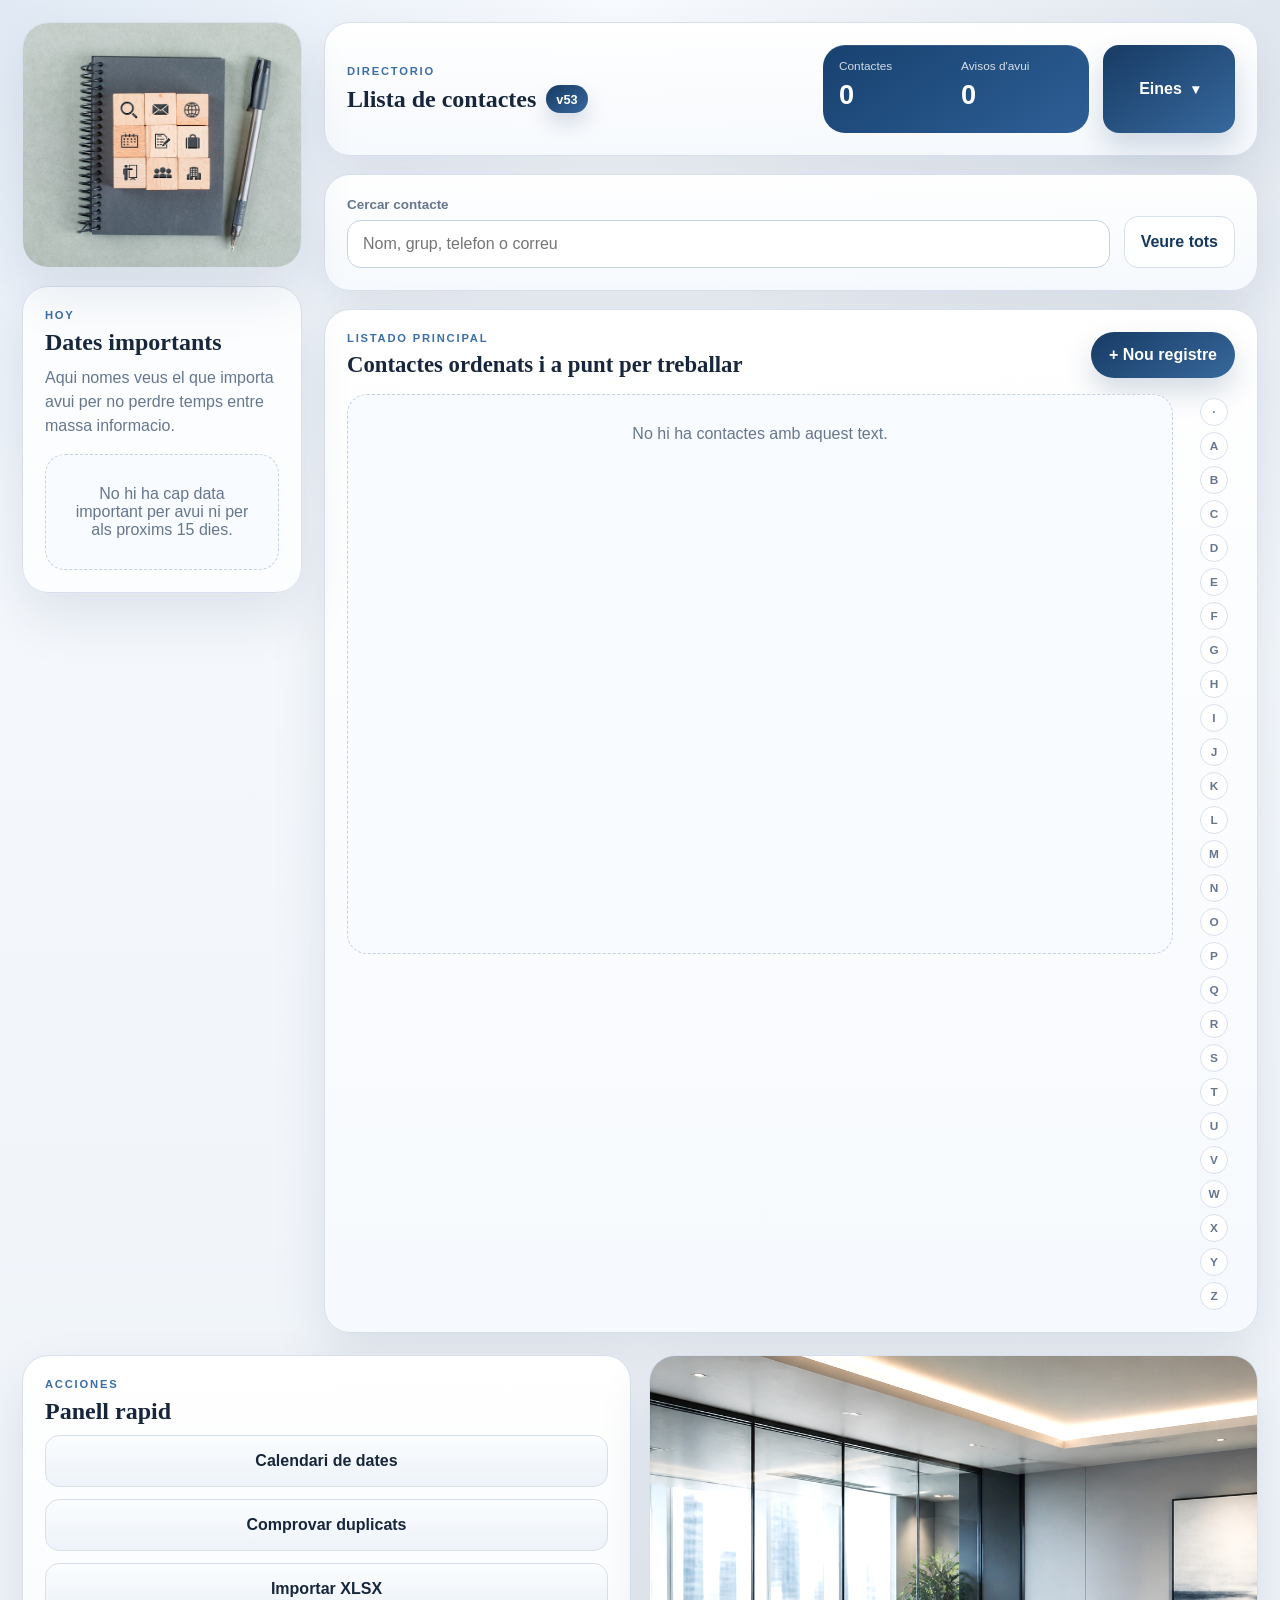
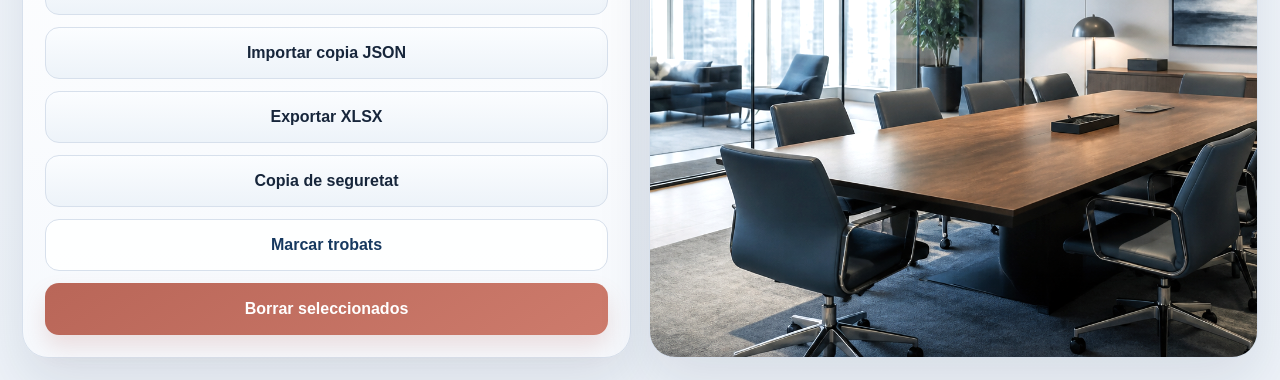
<file: index.html>
<!doctype html>
<html lang="ca">
  <head>
    <meta charset="utf-8">
    <meta name="viewport" content="width=device-width, initial-scale=1">
    <title>Contactes - Nova App</title>
    <meta name="theme-color" content="#0f3568">
    <meta name="apple-mobile-web-app-capable" content="yes">
    <meta name="apple-mobile-web-app-status-bar-style" content="default">
    <meta http-equiv="Content-Security-Policy" content="default-src 'self'; script-src 'self'; style-src 'self' 'unsafe-inline'; img-src 'self' data: blob:; font-src 'self' data:; connect-src 'self'; object-src 'none'; base-uri 'self'; form-action 'self'">
    <meta name="robots" content="noindex, nofollow, noarchive, nosnippet, noimageindex">
    <meta name="googlebot" content="noindex, nofollow, noarchive, nosnippet, noimageindex">
    <link rel="manifest" href="./manifest.webmanifest?v=53">
    <link rel="stylesheet" href="./styles.css?v=53">
  </head>
  <body>
    <div class="page-shell">
      <aside class="left-rail">
        <section class="cover-card" aria-hidden="true">
          <img src="./agenda-v2.png" alt="" class="photo-fill photo-fill-cover">
        </section>

        <section class="reminders-card">
          <div class="section-head">
            <div>
              <p class="eyebrow">Hoy</p>
            <h2>Dates importants</h2>
            </div>
          </div>
          <p class="subtle section-text">
            Aqui nomes veus el que importa avui per no perdre temps entre massa informacio.
          </p>
          <div id="reminderList" class="reminder-list"></div>
        </section>
      </aside>

      <main class="center-stage">
        <section class="directory-header">
          <div class="directory-header-copy">
            <p class="eyebrow">Directorio</p>
            <div class="title-with-version">
              <h2>Llista de contactes</h2>
              <span class="app-version-pill">v53</span>
            </div>
          </div>

          <div class="directory-header-tools">
            <div class="stats-card">
              <div>
                <span class="stat-label">Contactes</span>
                <strong id="contactCount">0</strong>
              </div>
              <div>
                <span class="stat-label">Avisos d'avui</span>
                <strong id="upcomingCount">0</strong>
              </div>
            </div>

            <div class="tools-menu-wrap">
              <button id="toolsMenuBtn" class="tools-menu-btn" type="button" aria-expanded="false" aria-controls="toolsMenuPanel">
                Eines
              </button>
              <div id="toolsMenuPanel" class="tools-menu-panel hidden" role="menu" aria-label="Eines de treball">
                <button id="openDatesCalendarQuickBtn" class="tools-menu-item" type="button" role="menuitem">Calendari de dates</button>
                <button id="openDuplicatesQuickBtn" class="tools-menu-item" type="button" role="menuitem">Comprovar duplicats</button>
                <button id="importQuickBtn" class="tools-menu-item" type="button" role="menuitem">Importar XLSX</button>
                <button id="importJsonQuickBtn" class="tools-menu-item" type="button" role="menuitem">Importar copia JSON</button>
                <button id="exportQuickBtn" class="tools-menu-item" type="button" role="menuitem">Exportar XLSX</button>
                <button id="backupQuickBtn" class="tools-menu-item" type="button" role="menuitem">Copia de seguretat</button>
                <button id="selectQuickBtn" class="tools-menu-item" type="button" role="menuitem">Marcar trobats</button>
                <button id="deleteQuickBtn" class="tools-menu-item danger" type="button" role="menuitem">Esborrar seleccionats</button>
              </div>
            </div>
          </div>
        </section>

        <section class="search-card">
          <div class="search-row">
            <label class="search-box">
              <span>Cercar contacte</span>
              <input id="searchInput" type="search" placeholder="Nom, grup, telefon o correu">
            </label>
            <button id="clearSearchBtn" class="ghost-btn search-reset-btn" type="button">Veure tots</button>
          </div>
        </section>

        <section class="directory-card">
          <div class="directory-title-row">
            <div>
              <p class="eyebrow">Listado principal</p>
              <h3>Contactes ordenats i a punt per treballar</h3>
            </div>
            <button id="newContactTopBtn" class="title-register-btn" type="button">+ Nou registre</button>
          </div>

          <div class="directory-shell">
            <div id="contactList" class="contact-list"></div>
            <nav id="alphabetNav" class="alphabet-nav" aria-label="Filtrar per lletra"></nav>
          </div>
        </section>
      </main>

      <aside class="right-rail">
        <section class="actions-card">
          <div class="section-head">
            <div>
              <p class="eyebrow">Acciones</p>
              <h2>Panell rapid</h2>
            </div>
          </div>

          <div class="action-grid">
            <button id="newContactBtn" class="primary-btn hidden-action-anchor" type="button">Nou registre</button>
            <button id="openDatesCalendarBtn" class="secondary-btn" type="button">Calendari de dates</button>
            <button id="openDuplicatesBtn" class="secondary-btn" type="button">Comprovar duplicats</button>
            <button id="importXlsxBtn" class="secondary-btn" type="button">Importar XLSX</button>
            <button id="importJsonBtn" class="secondary-btn" type="button">Importar copia JSON</button>
            <button id="exportXlsxBtn" class="secondary-btn" type="button">Exportar XLSX</button>
            <button id="backupBtn" class="secondary-btn" type="button">Copia de seguretat</button>
            <button id="selectFilteredBtn" class="ghost-btn" type="button">Marcar trobats</button>
            <button id="deleteSelectedBtn" class="danger-btn" type="button">Esborrar seleccionats</button>
            <input id="xlsxInput" type="file" accept=".xlsx" hidden>
            <input id="jsonInput" type="file" accept=".json,application/json" hidden>
          </div>
        </section>

        <section class="feature-photo-card" aria-hidden="true">
          <img src="./office-meeting-premium.png" alt="" class="photo-fill photo-fill-lounge">
        </section>
      </aside>
    </div>

    <div id="editorOverlay" class="overlay hidden" aria-hidden="true">
      <div id="editorBackdrop" class="overlay-backdrop"></div>
      <section class="editor-modal" role="dialog" aria-modal="true" aria-labelledby="editorTitle">
        <div class="panel-head">
          <div>
            <button id="backToListBtn" class="ghost-btn mobile-back-btn" type="button">Volver a la lista</button>
            <p class="eyebrow">Fitxa</p>
            <h2 id="editorTitle">Nou contacte</h2>
          </div>
          <div class="panel-actions">
            <button id="deleteContactBtn" class="danger-btn" type="button">Borrar contacto</button>
            <button id="closeEditorBtn" class="ghost-btn" type="button">Cerrar</button>
            <button id="saveBtn" class="primary-btn" type="button">Guardar</button>
          </div>
        </div>

        <form id="contactForm" class="contact-form" autocomplete="off">
          <section class="photo-card full">
            <div class="photo-card-head">
              <div>
                <p class="eyebrow">Foto</p>
                <h3>Imatge del contacte</h3>
              </div>
              <div class="photo-head-actions">
                <button id="deletePhotoBtn" class="ghost-btn" type="button">Esborrar foto</button>
                <button id="uploadPhotoBtn" class="secondary-btn" type="button">Afegir foto</button>
              </div>
            </div>
            <div class="photo-card-body">
              <div class="contact-photo-preview" id="contactPhotoPreview">
                <img id="contactPhotoImage" class="hidden" alt="Foto del contacte">
                <span id="contactPhotoInitials">?</span>
              </div>
              <div class="photo-adjust-panel">
                <label class="photo-adjust-label" for="photoZoomInput">Ajustar foto</label>
                <div class="photo-adjust-grid">
                  <label class="photo-adjust-axis" for="photoZoomInput">
                    <span>Zoom</span>
                    <input id="photoZoomInput" class="photo-adjust-input" type="range" min="100" max="220" value="100">
                  </label>
                  <input id="photoPositionXInput" type="hidden" value="50">
                  <input id="photoPositionYInput" type="hidden" value="50">
                </div>
                <p class="subtle">Arrossega la foto amb el ratolí o amb el dit per centrar-la. La roda del ratolí ajusta el zoom.</p>
              </div>
            </div>
            <input id="photoInput" type="file" accept="image/*" hidden>
          </section>

          <div class="form-grid">
            <label class="field-card">
              <span>Nom</span>
              <input name="name" type="text" required>
            </label>

            <label class="field-card">
              <span>Grup</span>
              <input name="group" type="text" list="groupOptions">
            </label>

            <div class="field-card action-field-card">
              <span>Telf. Treball</span>
              <div class="inline-action-wrap">
                <input name="phoneWork" type="tel">
                <a id="phoneWorkLink" class="inline-action-btn hidden" href="#" aria-label="Llamar al telefono de trabajo">Llamar</a>
              </div>
            </div>

            <div class="field-card action-field-card">
              <span>Telf. Casa</span>
              <div class="inline-action-wrap">
                <input name="phoneHome" type="tel">
                <a id="phoneHomeLink" class="inline-action-btn hidden" href="#" aria-label="Llamar al telefono de casa">Llamar</a>
              </div>
            </div>

            <div class="field-card action-field-card">
              <span>Telf. Mobil</span>
              <div class="inline-action-wrap">
                <input name="phoneMobile" type="tel">
                <a id="phoneMobileLink" class="inline-action-btn hidden" href="#" aria-label="Llamar al movil">Llamar</a>
              </div>
            </div>

            <label class="field-card">
              <span>Tipus telf. Mobil</span>
              <input name="phoneMobileType" type="text" list="mobileTypeOptions">
            </label>

            <div class="field-card date-card">
              <label>
                <span>Data 1</span>
                <input name="date1" type="text" autocomplete="off">
              </label>
              <label>
                <span>Tipus data 1</span>
                <input name="date1Type" type="text" list="dateTypeOptions">
              </label>
              <p id="date1Info" class="date-info"></p>
            </div>

            <div class="field-card date-card">
              <label>
                <span>Data 2</span>
                <input name="date2" type="text">
              </label>
              <label>
                <span>Tipus data 2</span>
                <input name="date2Type" type="text" list="dateTypeOptions">
              </label>
              <p id="date2Info" class="date-info"></p>
            </div>

            <div class="field-card date-card">
              <label>
                <span>Data 3</span>
                <input name="date3" type="text">
              </label>
              <label>
                <span>Tipus data 3</span>
                <input name="date3Type" type="text" list="dateTypeOptions">
              </label>
              <p id="date3Info" class="date-info"></p>
            </div>

            <div class="field-card date-card">
              <label>
                <span>Data 4</span>
                <input name="date4" type="text">
              </label>
              <label>
                <span>Tipus data 4</span>
                <input name="date4Type" type="text" list="dateTypeOptions">
              </label>
              <p id="date4Info" class="date-info"></p>
            </div>

            <div class="field-card action-field-card">
              <span>Mail 1</span>
              <input name="mail1" type="email">
              <a id="mail1Link" class="action-link hidden" href="#">Abrir correo</a>
            </div>

            <div class="field-card action-field-card">
              <span>Mail 2</span>
              <input name="mail2" type="email">
              <a id="mail2Link" class="action-link hidden" href="#">Abrir correo</a>
            </div>

            <label class="field-card full">
              <span>Adreca</span>
              <input name="address" type="text">
            </label>

            <label class="field-card">
              <span>C.P.</span>
              <input name="postalCode" type="text">
            </label>

            <label class="field-card">
              <span>Poblacio</span>
              <input name="city" type="text">
            </label>

            <label class="field-card full">
              <span>Notes</span>
              <textarea name="notes" rows="4"></textarea>
            </label>

            <div class="field-card full gps-card">
              <div class="gps-head">
                <span>Ubicacio GPS</span>
                <div class="gps-actions">
                  <button id="saveGpsBtn" class="secondary-btn" type="button">Grabar GPS</button>
                  <button id="openGpsBtn" class="ghost-btn" type="button">Ir a GPS</button>
                </div>
              </div>
              <div class="gps-grid">
                <label>
                  <span>Latitud</span>
                  <input name="gpsLat" type="text" autocomplete="off">
                </label>
                <label>
                  <span>Longitud</span>
                  <input name="gpsLng" type="text" autocomplete="off">
                </label>
              </div>
              <p class="subtle gps-help">Pots escriure les coordenades manualment o capturar-les amb el boto de GPS.</p>
              <p id="gpsStatus" class="subtle"></p>
            </div>
          </div>
        </form>
      </section>
    </div>

    <div id="datesCalendarOverlay" class="overlay hidden" aria-hidden="true">
      <div id="datesCalendarBackdrop" class="overlay-backdrop"></div>
      <section class="calendar-modal" role="dialog" aria-modal="true" aria-labelledby="datesCalendarTitle">
        <div class="panel-head">
          <div>
            <p class="eyebrow">Consulta</p>
            <h2 id="datesCalendarTitle">Calendari de dates</h2>
          </div>
          <div class="panel-actions">
            <button id="closeDatesCalendarBtn" class="ghost-btn" type="button">Tancar</button>
          </div>
        </div>
        <p class="subtle calendar-intro">
          Vista completa de totes les dates guardades, ordenades per mesos per consultar l'any sencer amb calma.
        </p>
        <div id="datesCalendarContent" class="calendar-content"></div>
      </section>
    </div>

    <div id="duplicatesOverlay" class="overlay hidden" aria-hidden="true">
      <div id="duplicatesBackdrop" class="overlay-backdrop"></div>
      <section class="calendar-modal" role="dialog" aria-modal="true" aria-labelledby="duplicatesTitle">
        <div class="panel-head">
          <div>
            <p class="eyebrow">Revisio</p>
            <h2 id="duplicatesTitle">Contactes i telefons repetits</h2>
          </div>
          <div class="panel-actions">
            <button id="closeDuplicatesBtn" class="ghost-btn" type="button">Tancar</button>
          </div>
        </div>
        <p class="subtle calendar-intro">
          Aqui veuras noms o telefons que coincideixen per poder revisar-los amb calma abans de fusionar o esborrar.
        </p>
        <div id="duplicatesContent" class="duplicates-content"></div>
      </section>
    </div>

    <datalist id="groupOptions">
      <option value="Familia"></option>
      <option value="Personal"></option>
      <option value="Empresa"></option>
      <option value="Altres"></option>
    </datalist>

    <datalist id="mobileTypeOptions">
      <option value="Particular"></option>
      <option value="Familia"></option>
      <option value="Empresa"></option>
      <option value="Altres"></option>
    </datalist>

    <datalist id="dateTypeOptions">
      <option value="Aniversari"></option>
      <option value="Santoral"></option>
      <option value="Noces"></option>
      <option value="Traspas"></option>
      <option value="Altres"></option>
    </datalist>

    <script src="./jszip.min.js"></script>
    <script src="./app.js?v=53"></script>
  </body>
</html>
</file>
<file: styles.css>
:root {
  --bg: #edf2f8;
  --panel: rgba(251, 253, 255, 0.97);
  --border: #d7e0ec;
  --border-strong: #c5d2e2;
  --text: #17263b;
  --muted: #66778d;
  --brand: #16385f;
  --brand-2: #3b6ea7;
  --danger: #b86557;
  --shadow: 0 24px 54px rgba(18, 39, 69, 0.10);
  --shadow-strong: 0 18px 34px rgba(18, 39, 69, 0.14);
}

* {
  box-sizing: border-box;
}

body {
  margin: 0;
  min-height: 100vh;
  font-family: "Segoe UI", Tahoma, sans-serif;
  color: var(--text);
  background:
    radial-gradient(circle at top left, rgba(59, 110, 167, 0.12), transparent 26%),
    radial-gradient(circle at right top, rgba(22, 56, 95, 0.10), transparent 28%),
    linear-gradient(180deg, #f8fbff 0%, #edf2f8 100%);
}

button,
input,
textarea {
  font: inherit;
}

button {
  cursor: pointer;
  border: 0;
  transition: transform 0.16s ease, box-shadow 0.16s ease, opacity 0.16s ease, background 0.16s ease;
}

button:hover {
  transform: translateY(-1px);
}

input {
  width: 100%;
  padding: 14px 15px;
  color: var(--text);
  border: 1px solid var(--border-strong);
  border-radius: 14px;
  background: rgba(255, 255, 255, 0.98);
}

textarea {
  width: 100%;
  padding: 14px 15px;
  color: var(--text);
  border: 1px solid var(--border-strong);
  border-radius: 14px;
  background: rgba(255, 255, 255, 0.98);
  resize: vertical;
  min-height: 118px;
}

input:focus,
textarea:focus {
  outline: none;
  border-color: var(--brand-2);
  box-shadow: 0 0 0 4px rgba(59, 110, 167, 0.12);
}

.page-shell {
  display: grid;
  grid-template-columns: 300px minmax(0, 1fr) 360px;
  gap: 22px;
  padding: 22px;
  align-items: start;
}

.left-rail,
.center-stage,
.right-rail {
  display: flex;
  flex-direction: column;
  gap: 18px;
}

.left-rail,
.right-rail {
  position: sticky;
  top: 22px;
}

.cover-card,
.reminders-card,
.directory-header,
.search-card,
.directory-card,
.actions-card,
.feature-photo-card,
.calendar-modal,
.editor-modal,
.field-card,
.photo-card {
  background: var(--panel);
  border: 1px solid var(--border);
  border-radius: 26px;
  box-shadow: var(--shadow);
}

.cover-card,
.reminders-card,
.directory-header,
.search-card,
.directory-card,
.actions-card,
.feature-photo-card,
.calendar-modal,
.editor-modal {
  padding: 22px;
}

.eyebrow {
  margin: 0 0 8px;
  text-transform: uppercase;
  letter-spacing: 0.16em;
  font-size: 0.7rem;
  font-weight: 800;
  color: var(--brand-2);
}

.subtle {
  color: var(--muted);
  line-height: 1.5;
}

.section-head h2,
.directory-header h2,
.directory-title-row h3,
.panel-head h2 {
  margin: 0;
  font-family: Georgia, "Times New Roman", serif;
}

.cover-card,
.feature-photo-card {
  position: relative;
  overflow: hidden;
  min-height: 278px;
}

.cover-card {
  min-height: 246px;
}

.photo-fill {
  position: absolute;
  inset: 0;
  width: 100%;
  height: 100%;
  object-fit: cover;
}

.photo-fill-cover {
  object-position: center center;
}

.photo-fill-lounge {
  object-position: center center;
  filter: brightness(1.08) saturate(1.06);
}

.section-head {
  display: flex;
  justify-content: space-between;
  gap: 12px;
  align-items: start;
  margin-bottom: 10px;
}

.section-head h2,
.directory-header h2 {
  font-size: 1.5rem;
}

.section-text {
  margin: 0 0 16px;
}

.reminder-list {
  display: grid;
  gap: 12px;
  max-height: 68vh;
  overflow: auto;
}

.reminder-item {
  position: relative;
  border: 1px solid var(--border);
  border-radius: 20px;
  padding: 15px 16px;
  background: linear-gradient(180deg, #ffffff, #f6f9fd);
  overflow: hidden;
}

.reminder-item.today {
  border-color: rgba(117, 165, 226, 0.58);
  background: linear-gradient(180deg, #e8f3ff 0%, #dcebff 100%);
  box-shadow: 0 18px 30px rgba(96, 145, 210, 0.18);
}

.reminder-item.upcoming {
  background: linear-gradient(180deg, #ffffff, #f8fbff);
}

.reminder-item.today.reminder-anniversary {
  background: linear-gradient(180deg, #e6f2ff 0%, #d7eaff 100%);
}

.reminder-item.today.reminder-saint {
  background: linear-gradient(180deg, #e6f2ff 0%, #d7eaff 100%);
}

.reminder-item.today.reminder-wedding {
  background: linear-gradient(180deg, #e6f2ff 0%, #d7eaff 100%);
}

.reminder-item.today.reminder-memorial {
  background: linear-gradient(180deg, #e6f2ff 0%, #d7eaff 100%);
}

.reminder-item.today.reminder-other {
  background: linear-gradient(180deg, #e6f2ff 0%, #d7eaff 100%);
}

.reminder-item h3 {
  margin: 0 0 6px;
  font-size: 0.98rem;
}

.reminder-item p {
  margin: 0 0 10px;
  color: var(--muted);
}

.reminder-badge {
  display: inline-flex;
  align-items: center;
  min-height: 34px;
  padding: 7px 12px;
  border-radius: 999px;
  background: #eef4fb;
  color: var(--brand);
  font-size: 0.84rem;
  font-weight: 800;
}

.reminder-item.today .reminder-badge {
  background: linear-gradient(145deg, #173b64, #37689d);
  color: #ffffff;
}


.directory-header {
  display: flex;
  justify-content: space-between;
  gap: 18px;
  align-items: stretch;
  background: linear-gradient(180deg, rgba(255,255,255,0.98), rgba(246,249,253,0.98));
}

.directory-header-copy {
  min-width: 0;
  display: flex;
  flex-direction: column;
  justify-content: center;
}

.title-with-version {
  display: flex;
  align-items: center;
  gap: 10px;
  flex-wrap: wrap;
}

.app-version-pill {
  display: inline-flex;
  align-items: center;
  justify-content: center;
  min-height: 28px;
  padding: 0 10px;
  border-radius: 999px;
  background: linear-gradient(145deg, #173b64, #37689d);
  color: #ffffff;
  font-size: 0.8rem;
  font-weight: 800;
  box-shadow: 0 10px 20px rgba(23, 59, 100, 0.16);
}

.directory-header-tools {
  display: flex;
  align-items: stretch;
  gap: 14px;
}

.stats-card {
  display: grid;
  grid-template-columns: repeat(2, minmax(112px, 1fr));
  gap: 10px;
  min-width: 248px;
  padding: 14px 16px;
  border-radius: 22px;
  background: linear-gradient(145deg, #17416f, #2e5f96);
  color: #ffffff;
  box-shadow: inset 0 1px 0 rgba(255, 255, 255, 0.10);
}

.stat-label {
  display: block;
  margin-bottom: 6px;
  font-size: 0.74rem;
  opacity: 0.82;
}

.stats-card strong {
  font-size: 1.7rem;
}

.search-card {
  background: linear-gradient(180deg, rgba(255,255,255,0.98), rgba(246,249,253,0.98));
}

.tools-menu-wrap {
  position: relative;
}

.tools-menu-btn {
  display: inline-flex;
  align-items: center;
  justify-content: center;
  min-width: 132px;
  min-height: 88px;
  padding: 12px 18px;
  border-radius: 16px;
  color: #ffffff;
  background: linear-gradient(145deg, #173b64, #37689d);
  font-weight: 800;
  box-shadow: 0 14px 28px rgba(23, 59, 100, 0.18);
}

.tools-menu-btn::after {
  content: "▾";
  margin-left: 10px;
  font-size: 0.9rem;
}

.tools-menu-btn.is-open::after {
  content: "▴";
}

.tools-menu-panel {
  position: absolute;
  top: calc(100% + 10px);
  right: 0;
  z-index: 8;
  display: grid;
  gap: 8px;
  min-width: 250px;
  padding: 12px;
  border: 1px solid var(--border);
  border-radius: 20px;
  background: rgba(255, 255, 255, 0.98);
  box-shadow: 0 20px 34px rgba(18, 39, 69, 0.18);
  backdrop-filter: blur(14px);
}

.tools-menu-item {
  width: 100%;
  min-height: 46px;
  padding: 11px 14px;
  border: 1px solid var(--border);
  border-radius: 14px;
  background: linear-gradient(180deg, #fbfdff, #edf3f9);
  color: var(--text);
  font-weight: 700;
  text-align: left;
}

.tools-menu-item.danger {
  border-color: rgba(185, 102, 88, 0.22);
  background: linear-gradient(145deg, #b96658, #cd7b6c);
  color: #ffffff;
}

.hidden-action-anchor {
  display: none !important;
}

.search-row {
  display: grid;
  grid-template-columns: minmax(0, 1fr) auto;
  gap: 14px;
  align-items: end;
}

.search-box {
  display: flex;
  flex-direction: column;
  gap: 8px;
}

.search-box span,
.field-card span,
.field-card label span,
.gps-head span {
  font-size: 0.84rem;
  font-weight: 700;
  color: var(--muted);
}

.directory-card {
  background: linear-gradient(180deg, rgba(255,255,255,0.99), rgba(246,249,253,0.99));
}

.directory-title-row {
  display: flex;
  justify-content: space-between;
  gap: 18px;
  align-items: center;
  margin-bottom: 16px;
}

.directory-title-row h3 {
  font-size: 1.42rem;
}

.directory-mini-badges {
  display: flex;
  flex-wrap: wrap;
  gap: 8px;
}

.directory-mini-badges span {
  display: inline-flex;
  align-items: center;
  padding: 7px 12px;
  border-radius: 999px;
  background: #f3f7fc;
  color: var(--brand);
  border: 1px solid var(--border);
  font-size: 0.8rem;
  font-weight: 700;
}

.title-register-btn {
  display: inline-flex;
  align-items: center;
  justify-content: center;
  min-height: 46px;
  padding: 12px 18px;
  border-radius: 999px;
  background: linear-gradient(145deg, #173b64, #37689d);
  color: #ffffff;
  font-weight: 800;
  box-shadow: 0 14px 28px rgba(23, 59, 100, 0.18);
}

.directory-shell {
  display: grid;
  grid-template-columns: minmax(0, 1fr) 42px;
  gap: 14px;
  align-items: start;
}

.contact-list {
  display: grid;
  gap: 10px;
  min-height: 560px;
  max-height: 72vh;
  overflow: auto;
  padding-right: 6px;
}

.alphabet-nav {
  display: flex;
  flex-direction: column;
  align-items: center;
  gap: 6px;
  position: sticky;
  top: 0;
  padding-top: 4px;
}

.alpha-btn {
  width: 28px;
  height: 28px;
  padding: 0;
  border-radius: 999px;
  background: rgba(255,255,255,0.94);
  border: 1px solid var(--border);
  color: var(--muted);
  font-size: 0.74rem;
  font-weight: 700;
}

.alpha-btn.active {
  background: var(--brand);
  color: #ffffff;
  border-color: var(--brand);
}

.contact-row-wrap {
  display: grid;
  grid-template-columns: auto 1fr;
  gap: 10px;
  align-items: center;
}

.contact-check {
  width: 18px;
  height: 18px;
  accent-color: var(--brand);
}

.contact-row {
  width: 100%;
  text-align: left;
  padding: 14px 16px;
  border: 1px solid var(--border);
  border-radius: 20px;
  display: grid;
  grid-template-columns: 54px minmax(0, 1fr);
  gap: 12px;
  align-items: center;
  background: linear-gradient(180deg, #ffffff, #f8fbff);
}

.contact-row.active {
  border-color: #9bb6d6;
  background: linear-gradient(135deg, #eef4fb, #ffffff);
}

.contact-avatar {
  width: 54px;
  height: 54px;
  border-radius: 16px;
  background: linear-gradient(135deg, #dbe6f4, #edf3fb);
  border: 1px solid var(--border);
  display: grid;
  place-items: center;
  overflow: hidden;
}

.contact-avatar img {
  width: 100%;
  height: 100%;
  object-fit: cover;
  object-position: 50% 50%;
  transform: scale(1);
  transform-origin: center center;
  will-change: transform;
}

.contact-avatar span {
  color: var(--brand);
  font-size: 1rem;
  font-weight: 800;
}

.contact-name {
  margin: 0 0 4px;
  font-weight: 800;
}

.contact-meta {
  color: var(--muted);
  font-size: 0.9rem;
}

.actions-card {
  background: linear-gradient(180deg, rgba(255,255,255,0.98), rgba(246,249,253,0.99));
}

.action-grid {
  display: grid;
  grid-template-columns: 1fr;
  gap: 12px;
}

.full-span {
  grid-column: auto;
}

.primary-btn,
.secondary-btn,
.ghost-btn,
.danger-btn {
  width: 100%;
  min-height: 52px;
  padding: 13px 16px;
  border-radius: 14px;
  font-weight: 700;
  text-align: center;
}

.primary-btn {
  color: #ffffff;
  background: linear-gradient(145deg, #173b64, #37689d);
  box-shadow: var(--shadow-strong);
}

.secondary-btn {
  color: var(--text);
  background: linear-gradient(180deg, #fbfdff, #edf3f9);
  border: 1px solid var(--border);
}

.ghost-btn {
  color: var(--brand);
  background: rgba(255,255,255,0.92);
  border: 1px solid var(--border);
}

.danger-btn {
  color: #ffffff;
  background: linear-gradient(145deg, #b96658, #cd7b6c);
  box-shadow: 0 12px 22px rgba(184, 101, 87, 0.18);
}

.feature-photo-card {
  background: #d9e3ef;
}

.editor-modal {
  position: relative;
  z-index: 1;
  width: min(1080px, calc(100vw - 32px));
  max-height: calc(100vh - 32px);
  overflow: auto;
  margin: 16px auto;
}

.calendar-modal {
  position: relative;
  z-index: 1;
  width: min(1120px, calc(100vw - 32px));
  max-height: calc(100vh - 32px);
  overflow: auto;
  margin: 16px auto;
}

.calendar-intro {
  margin: -2px 0 18px;
}

.calendar-content {
  display: grid;
  grid-template-columns: repeat(2, minmax(0, 1fr));
  gap: 16px;
}

.calendar-month-card {
  border: 1px solid var(--border);
  border-radius: 22px;
  background: linear-gradient(180deg, #ffffff, #f7fbff);
  overflow: hidden;
}

.calendar-month-summary {
  display: flex;
  align-items: center;
  justify-content: space-between;
  gap: 12px;
  padding: 18px;
  cursor: pointer;
  list-style: none;
}

.calendar-month-summary::-webkit-details-marker {
  display: none;
}

.calendar-month-card h3 {
  margin: 0 0 14px;
  font-family: Georgia, "Times New Roman", serif;
  font-size: 1.25rem;
}

.calendar-month-summary h3 {
  margin: 0;
}

.calendar-month-count {
  display: inline-flex;
  align-items: center;
  justify-content: center;
  min-width: 34px;
  min-height: 34px;
  padding: 6px 10px;
  border-radius: 999px;
  background: #edf4fc;
  color: var(--brand);
  font-weight: 800;
}

.calendar-month-list {
  display: grid;
  gap: 10px;
  padding: 0 18px 18px;
}

.calendar-date-row {
  position: relative;
  padding: 12px 14px;
  border: 1px solid var(--border);
  border-radius: 16px;
  background: #ffffff;
}

.calendar-date-row.today {
  border-color: rgba(117, 165, 226, 0.58);
  background: linear-gradient(180deg, #e6f2ff 0%, #d7eaff 100%);
  box-shadow: 0 14px 24px rgba(96, 145, 210, 0.16);
}

.calendar-date-row.today::before {
  content: "";
  position: absolute;
  inset: 0 auto 0 0;
  width: 6px;
  border-radius: 16px 0 0 16px;
  background: linear-gradient(180deg, #79a8e1, #4f86cb);
}

.calendar-date-row strong {
  display: block;
  margin-bottom: 4px;
}

.calendar-type-badge {
  display: inline-flex;
  align-items: center;
  flex-wrap: wrap;
  gap: 6px;
  margin-top: 8px;
  padding: 5px 10px;
  border-radius: 999px;
  font-size: 0.78rem;
  font-weight: 500;
  line-height: 1.4;
}

.calendar-type-badge strong {
  font-weight: 800;
}

.calendar-type-badge span {
  color: inherit;
  font-size: inherit;
  font-weight: 500;
}

.calendar-type-badge.anniversary {
  background: rgba(45, 107, 182, 0.14);
  color: #235d9d;
}

.calendar-type-badge.saint {
  background: rgba(70, 142, 108, 0.14);
  color: #2f7a57;
}

.calendar-type-badge.wedding {
  background: rgba(170, 117, 39, 0.14);
  color: #9a6210;
}

.calendar-type-badge.memorial {
  background: rgba(126, 94, 160, 0.14);
  color: #6f50a0;
}

.calendar-type-badge.other {
  background: rgba(52, 126, 179, 0.14);
  color: #2e7cae;
}

.calendar-date-row span {
  display: block;
  color: var(--muted);
  font-size: 0.92rem;
}

.calendar-today-pill {
  display: inline-flex !important;
  align-items: center;
  min-height: 28px;
  margin: 8px 0 2px;
  padding: 5px 10px;
  border-radius: 999px;
  background: rgba(255, 255, 255, 0.88);
  color: var(--brand);
  border: 1px solid rgba(79, 134, 203, 0.20);
  font-size: 0.76rem !important;
  font-weight: 800;
  letter-spacing: 0.04em;
  text-transform: uppercase;
}

.duplicates-content {
  display: grid;
  gap: 18px;
}

.duplicate-section h2 {
  margin: 0 0 12px;
  font-family: Georgia, "Times New Roman", serif;
  font-size: 1.3rem;
}

.duplicate-card {
  padding: 18px;
  border: 1px solid var(--border);
  border-radius: 22px;
  background: linear-gradient(180deg, #ffffff, #f7fbff);
}

.duplicate-card h3 {
  margin: 0 0 12px;
  font-size: 1rem;
}

.duplicate-list {
  display: grid;
  gap: 10px;
}

.duplicate-row {
  width: 100%;
  text-align: left;
  padding: 12px 14px;
  border: 1px solid var(--border);
  border-radius: 16px;
  background: #ffffff;
}

.duplicate-row strong {
  display: block;
  margin-bottom: 4px;
}

.duplicate-row span {
  display: block;
  color: var(--muted);
  font-size: 0.92rem;
}


.panel-head {
  display: flex;
  justify-content: space-between;
  gap: 16px;
  align-items: start;
  margin-bottom: 18px;
}

.panel-head h2 {
  margin: 0;
}

.panel-actions {
  display: flex;
  gap: 10px;
}

.mobile-back-btn {
  display: none;
  margin-bottom: 10px;
}

.contact-form {
  display: flex;
  flex-direction: column;
  gap: 16px;
}

.form-grid {
  display: grid;
  grid-template-columns: repeat(2, minmax(0, 1fr));
  gap: 16px;
}

.field-card,
.photo-card {
  padding: 16px;
}

.field-card {
  display: flex;
  flex-direction: column;
  gap: 10px;
}

.field-card.full,
.photo-card.full {
  grid-column: 1 / -1;
}

.field-card label {
  display: flex;
  flex-direction: column;
  gap: 8px;
}

.photo-card-head {
  display: flex;
  justify-content: space-between;
  gap: 16px;
  align-items: center;
}

.photo-head-actions {
  display: flex;
  gap: 10px;
  align-items: center;
}

.photo-card-body {
  display: grid;
  grid-template-columns: 120px 1fr;
  gap: 16px;
  align-items: center;
}

.contact-photo-preview {
  width: 120px;
  height: 120px;
  border-radius: 24px;
  background: linear-gradient(145deg, #dbe6f4, #edf3fb);
  border: 1px solid var(--border);
  display: grid;
  place-items: center;
  overflow: hidden;
  cursor: grab;
  touch-action: none;
  user-select: none;
  -webkit-user-select: none;
}

.contact-photo-preview.is-dragging {
  cursor: grabbing;
}

.contact-photo-preview img {
  width: 100%;
  height: 100%;
  object-fit: cover;
  object-position: 50% 50%;
  transform: scale(1);
  transform-origin: center center;
  will-change: transform;
  pointer-events: none;
}

.photo-adjust-panel {
  display: grid;
  gap: 10px;
  align-content: center;
}

.photo-adjust-grid {
  display: grid;
  gap: 10px;
}

.photo-adjust-axis {
  display: grid;
  gap: 6px;
}

.photo-adjust-axis span {
  font-size: 0.84rem;
  font-weight: 700;
  color: var(--muted);
}

.photo-adjust-label {
  font-size: 0.9rem;
  font-weight: 800;
  color: var(--brand);
}

.photo-adjust-input {
  width: 100%;
  accent-color: #2f64a0;
}

.contact-photo-preview span {
  color: var(--brand);
  font-size: 2rem;
  font-weight: 800;
}

.action-field-card {
  position: relative;
}

.inline-action-wrap {
  position: relative;
}

.inline-action-wrap input {
  padding-right: 102px;
}

.mail-link,
.action-link {
  color: var(--brand);
  font-weight: 700;
  text-decoration: none;
  align-self: flex-start;
  padding: 2px 0 0;
}

.inline-action-btn {
  position: absolute;
  top: 50%;
  right: 8px;
  transform: translateY(-50%);
  display: inline-flex;
  align-items: center;
  justify-content: center;
  min-width: 82px;
  min-height: 36px;
  padding: 8px 12px;
  border-radius: 11px;
  background: linear-gradient(145deg, #173b64, #37689d);
  color: #ffffff;
  font-size: 0.88rem;
  font-weight: 700;
  text-decoration: none;
  box-shadow: 0 10px 20px rgba(23, 59, 100, 0.16);
}

.mail-link:hover,
.action-link:hover,
.inline-action-btn:hover {
  text-decoration: underline;
}

.date-card {
  gap: 12px;
}

.date-info {
  margin: 0;
  min-height: 40px;
  color: var(--brand);
  font-size: 0.92rem;
  line-height: 1.4;
}

.gps-card {
  gap: 14px;
}

.gps-head {
  display: flex;
  justify-content: space-between;
  gap: 14px;
  align-items: center;
}

.gps-actions {
  display: flex;
  flex-wrap: wrap;
  gap: 10px;
}

.gps-grid {
  display: grid;
  grid-template-columns: repeat(2, minmax(0, 1fr));
  gap: 14px;
}

.gps-help {
  margin: -4px 0 0;
  font-size: 0.86rem;
}

.empty-state {
  padding: 30px 18px;
  text-align: center;
  color: var(--muted);
  border: 1px dashed var(--border-strong);
  border-radius: 20px;
  background: rgba(248, 251, 255, 0.94);
}

.overlay {
  position: fixed;
  inset: 0;
  z-index: 30;
}

.overlay-backdrop {
  position: absolute;
  inset: 0;
  background: rgba(10, 24, 44, 0.44);
  backdrop-filter: blur(8px);
}

.hidden {
  display: none !important;
}

@media (max-width: 1320px) {
  .page-shell {
    grid-template-columns: 280px minmax(0, 1fr);
  }

  .right-rail {
    position: static;
    grid-column: 1 / -1;
    display: grid;
    grid-template-columns: 1fr 1fr;
    gap: 18px;
  }

  .feature-photo-card {
    min-height: 320px;
  }
}

@media (max-width: 1024px) {
  .page-shell {
    grid-template-columns: 1fr;
  }

  .left-rail,
  .right-rail {
    position: static;
  }

  .right-rail {
    display: flex;
  }

  .mobile-actions-bar {
    display: none;
  }

  .directory-title-row,
  .section-head,
  .panel-head,
  .gps-head {
    flex-direction: column;
    align-items: stretch;
  }
}

@media (max-width: 760px) {
  .page-shell {
    padding: 12px;
    gap: 12px;
  }

  .cover-card,
  .reminders-card,
  .directory-header,
  .search-card,
  .directory-card,
  .actions-card,
  .feature-photo-card,
  .calendar-modal,
  .editor-modal {
    padding: 16px;
    border-radius: 22px;
  }

  .search-row,
  .stats-card,
  .calendar-content,
  .form-grid,
  .gps-grid {
    grid-template-columns: 1fr;
  }

  .directory-header {
    display: flex;
    flex-direction: column;
    gap: 12px;
    align-items: stretch;
  }

  .directory-header-copy {
    padding: 2px 0 0;
  }

  .directory-header-tools {
    display: grid;
    grid-template-columns: repeat(2, minmax(0, 1fr));
    gap: 12px;
    align-items: stretch;
    width: 100%;
  }

  .stats-card {
    min-width: 0;
    min-height: 104px;
    align-content: center;
  }

  .tools-menu-wrap {
    min-height: 104px;
  }

  .tools-menu-btn {
    width: 100%;
    min-height: 104px;
    height: 100%;
    border-radius: 22px;
    font-size: 1rem;
    background: linear-gradient(145deg, #17416f, #2e5f96);
    box-shadow: inset 0 1px 0 rgba(255, 255, 255, 0.10);
  }

  .tools-menu-panel {
    left: 0;
    right: 0;
    min-width: 0;
  }

  .directory-shell {
    grid-template-columns: minmax(0, 1fr) 34px;
  }

  .contact-list {
    min-height: 180px;
    max-height: none;
  }

  .title-register-btn {
    width: 100%;
    min-height: 52px;
    font-size: 0.98rem;
  }

  .right-rail {
    display: none;
  }

  .contact-row {
    grid-template-columns: 44px minmax(0, 1fr);
  }

  .contact-avatar {
    width: 44px;
    height: 44px;
    border-radius: 14px;
  }

  .photo-card-body {
    grid-template-columns: 1fr;
  }

  .mobile-back-btn {
    display: inline-flex;
    align-self: flex-start;
  }

  .editor-modal {
    width: min(100vw - 16px, 720px);
    max-height: calc(100vh - 16px);
    margin: 8px auto;
  }

  .calendar-modal {
    width: min(100vw - 16px, 820px);
    max-height: calc(100vh - 16px);
    margin: 8px auto;
  }
}
</file>
